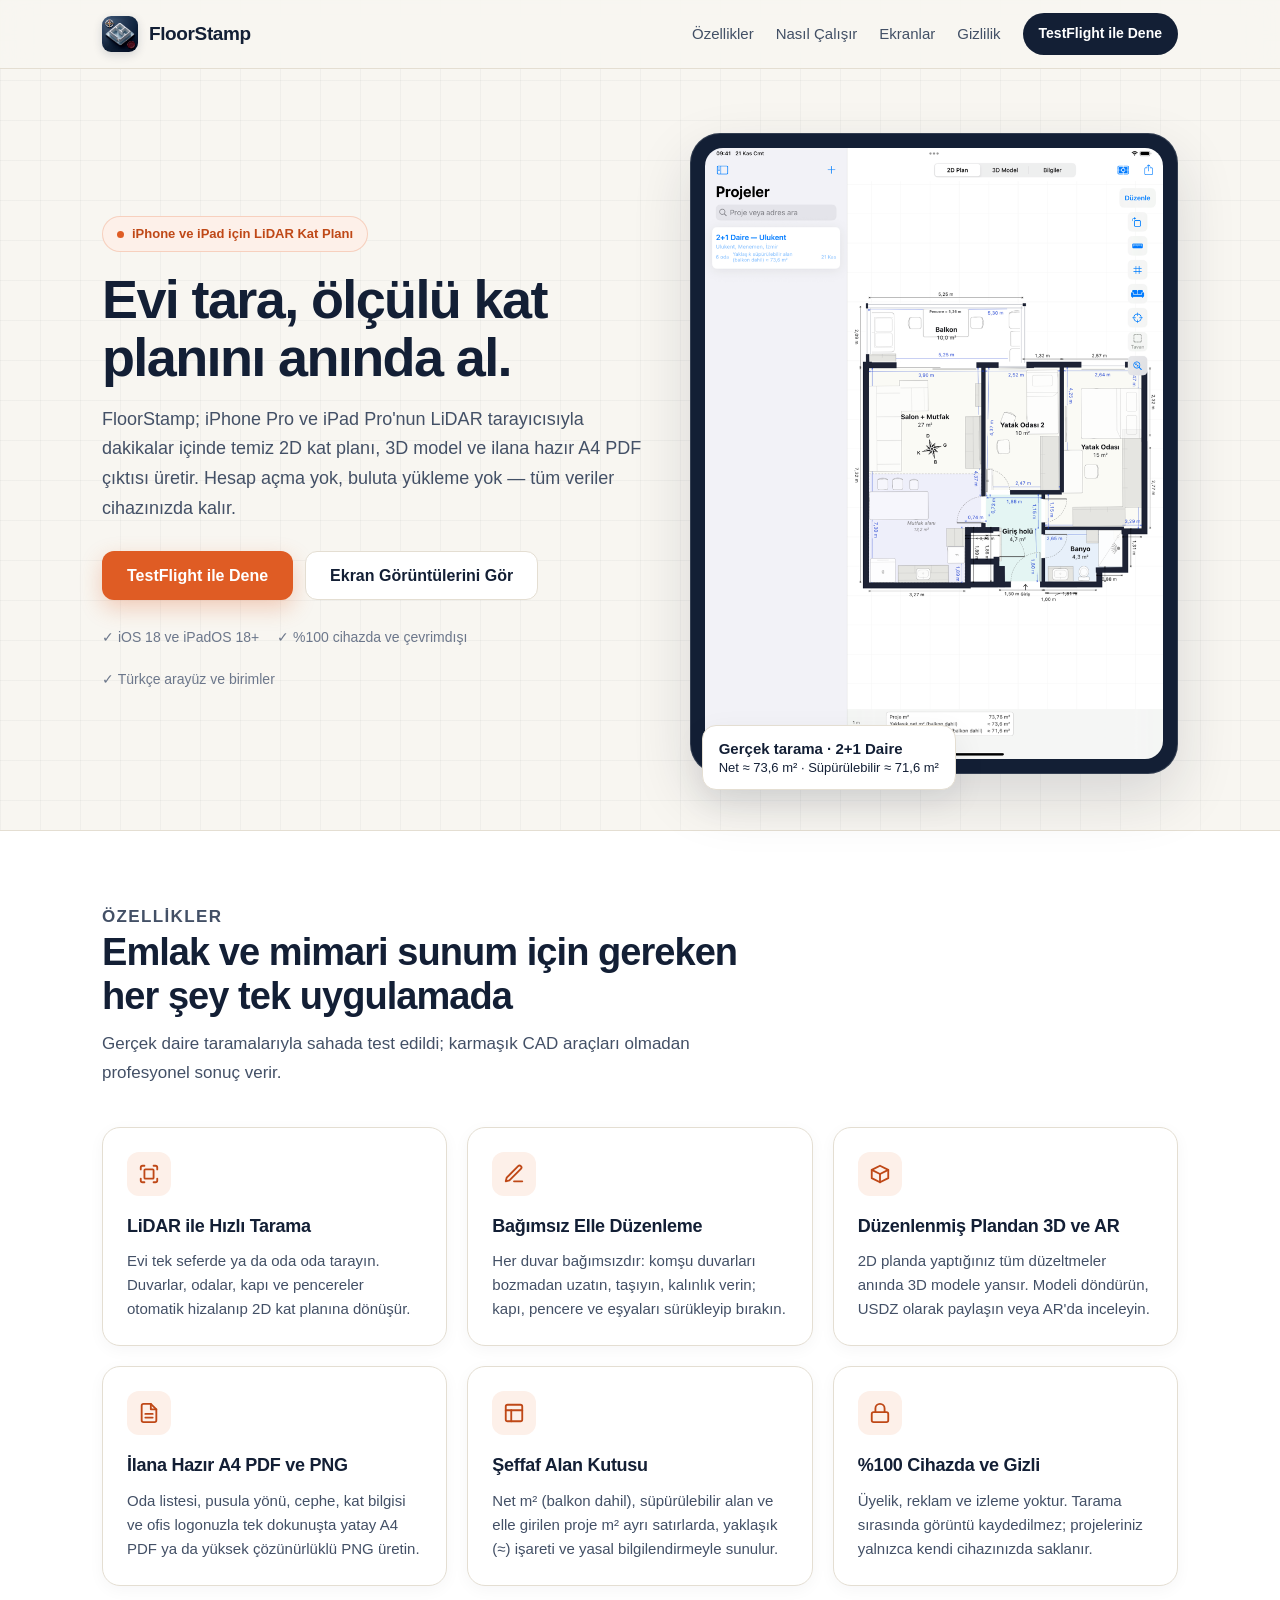
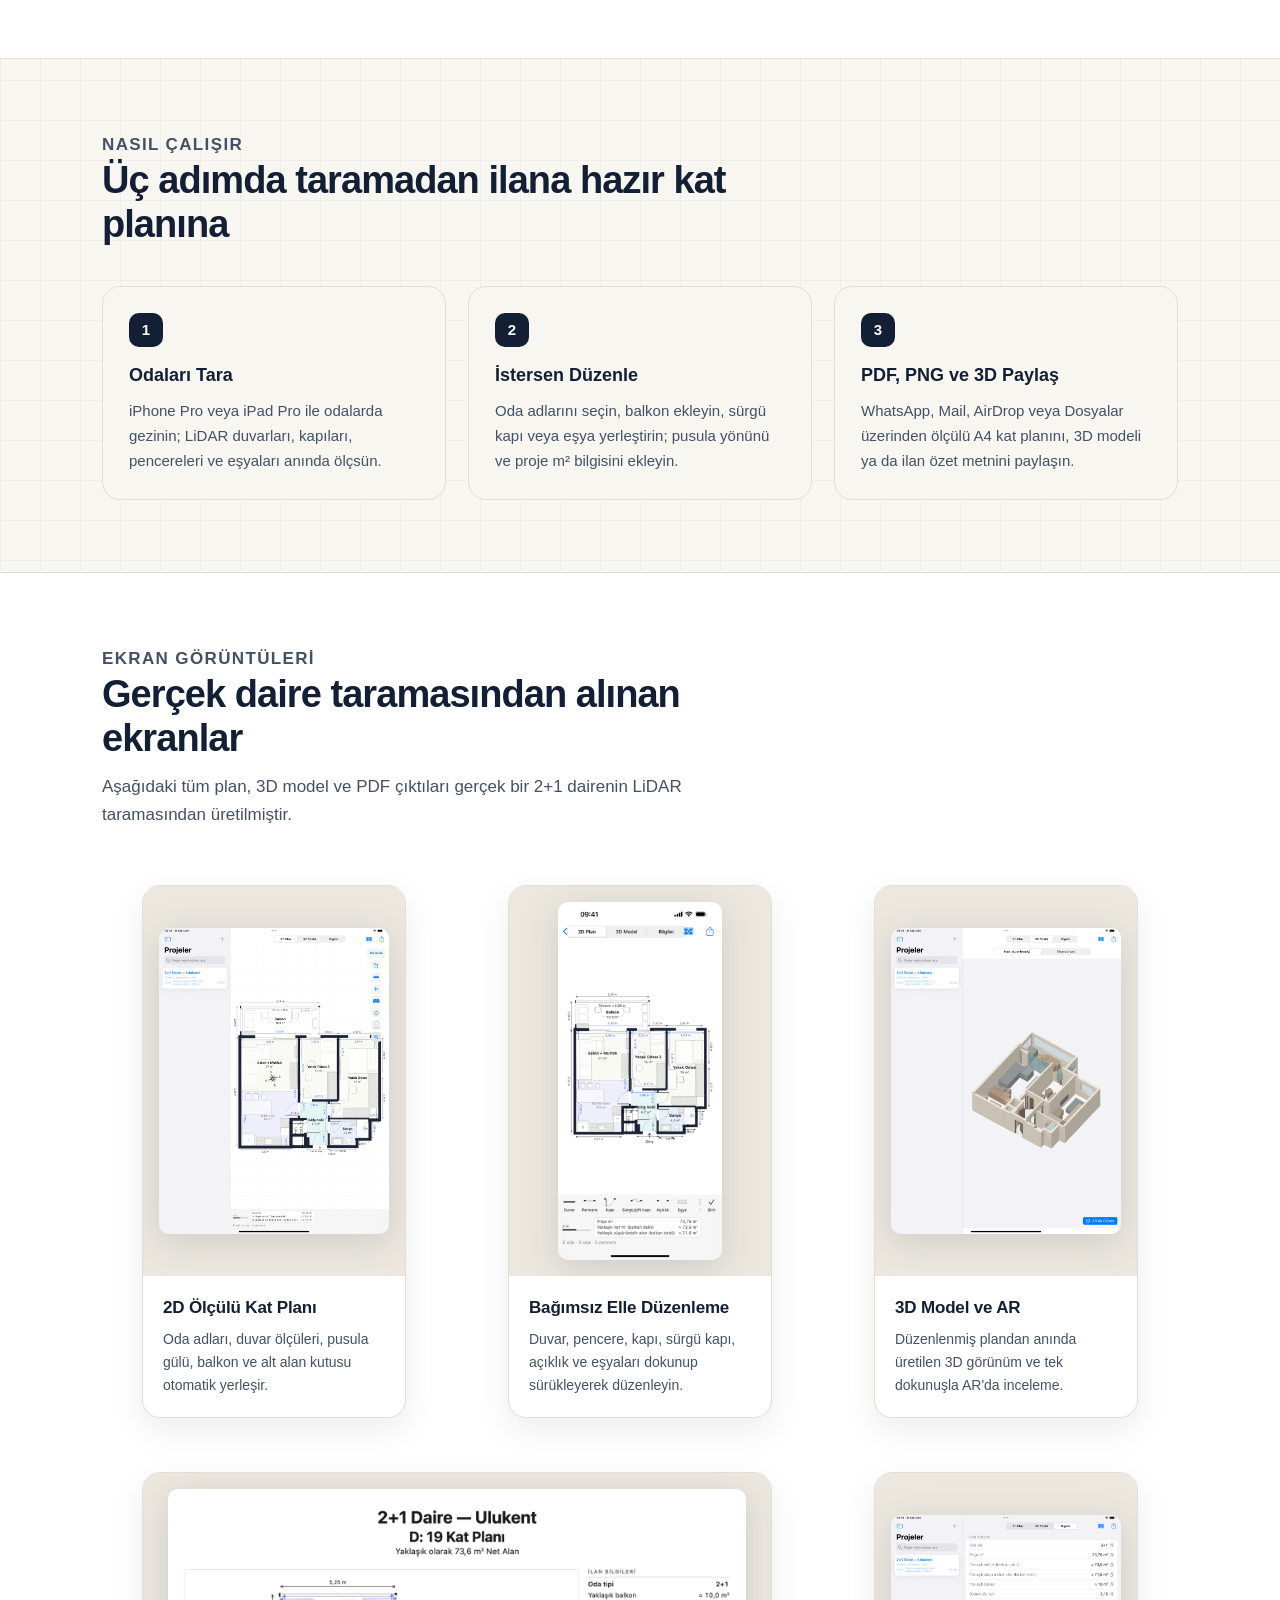
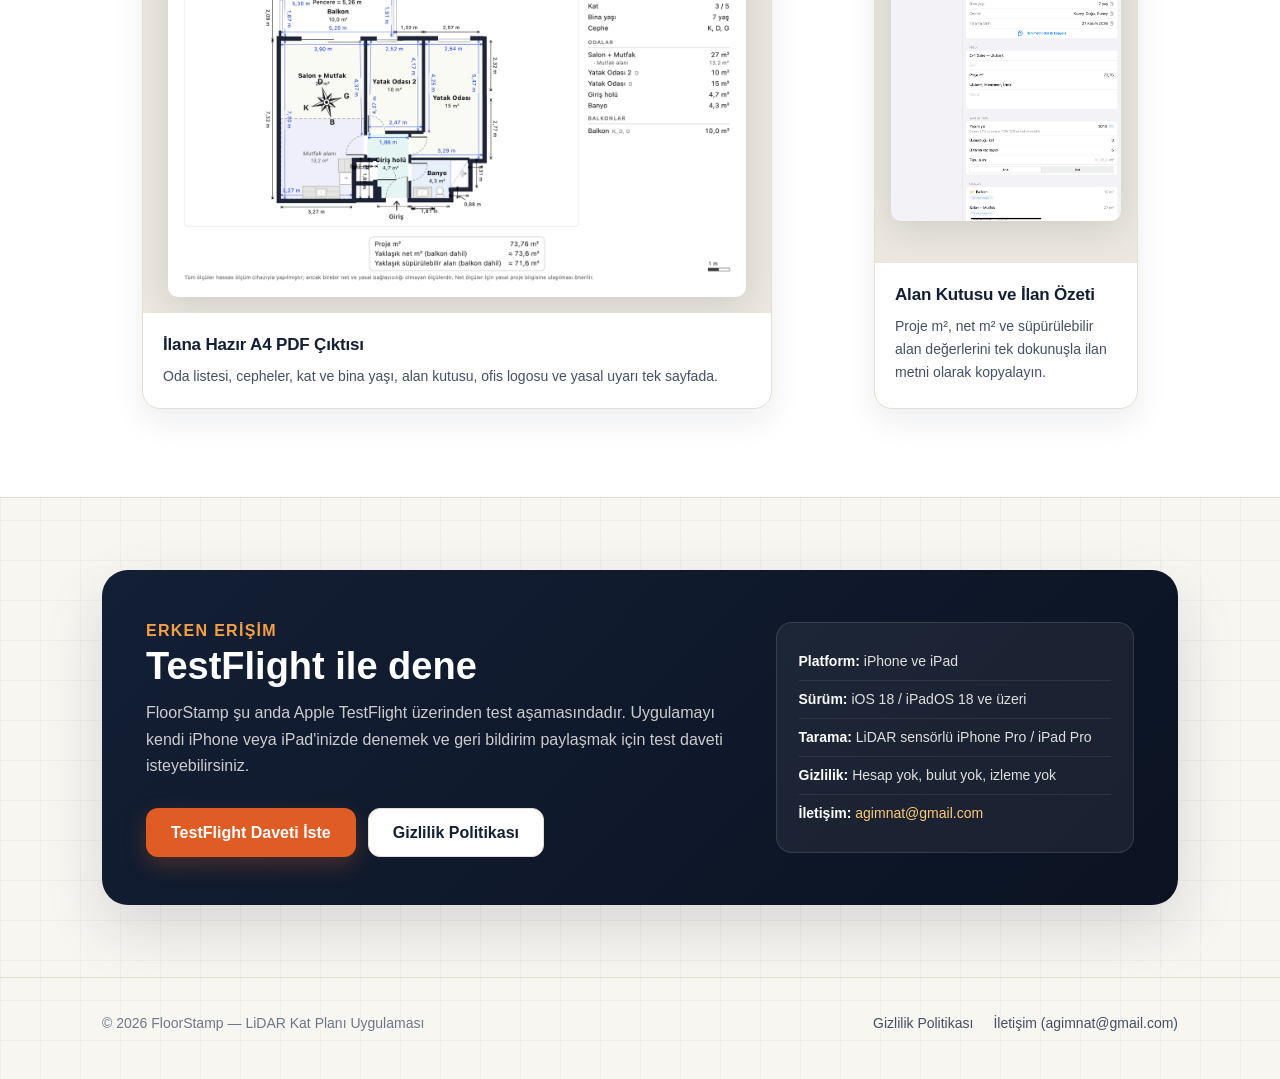
<file: index.html>
<!doctype html>
<html lang="tr">
<head>
  <meta charset="utf-8">
  <meta name="viewport" content="width=device-width,initial-scale=1">
  <title>FloorStamp — LiDAR ile Ölçülü Kat Planı, PDF ve 3D Model</title>
  <meta name="description" content="iPhone ve iPad'in LiDAR tarayıcısıyla dakikalar içinde ölçülü 2D kat planı, 3D model ve ilana hazır PDF çıkaran Türkçe uygulama. Hesap yok, bulut yok.">
  <link rel="icon" type="image/png" href="gorseller/ikon.png">
  <link rel="apple-touch-icon" href="gorseller/ikon.png">
  <link rel="stylesheet" href="stil.css">
</head>
<body>
  <header class="topbar">
    <div class="wrap topbar-inner">
      <a class="brand" href="#">
        <img class="brand-mark" src="gorseller/ikon.png" width="36" height="36" alt="FloorStamp simgesi">
        <span>FloorStamp</span>
      </a>
      <nav class="nav" aria-label="Ana menü">
        <a href="#ozellikler">Özellikler</a>
        <a href="#nasil">Nasıl Çalışır</a>
        <a href="#ekranlar">Ekranlar</a>
        <a href="gizlilik.html">Gizlilik</a>
        <a href="#testflight" class="nav-cta">TestFlight ile Dene</a>
      </nav>
    </div>
  </header>

  <main>
    <!-- Hero -->
    <section class="hero">
      <div class="wrap hero-grid">
        <div>
          <div class="pill">
            <span class="pill-dot" aria-hidden="true"></span>
            iPhone ve iPad için LiDAR Kat Planı
          </div>
          <h1>Evi tara, ölçülü kat planını anında al.</h1>
          <p class="hero-lead">
            FloorStamp; iPhone Pro ve iPad Pro'nun LiDAR tarayıcısıyla dakikalar içinde temiz 2D kat planı, 3D model ve ilana hazır A4 PDF çıktısı üretir. Hesap açma yok, buluta yükleme yok — tüm veriler cihazınızda kalır.
          </p>
          <div class="btn-row">
            <a class="btn btn-primary" href="#testflight">TestFlight ile Dene</a>
            <a class="btn btn-secondary" href="#ekranlar">Ekran Görüntülerini Gör</a>
          </div>
          <div class="hero-meta">
            <span>✓ iOS 18 ve iPadOS 18+</span>
            <span>✓ %100 cihazda ve çevrimdışı</span>
            <span>✓ Türkçe arayüz ve birimler</span>
          </div>
        </div>

        <div class="hero-visual">
          <div class="hero-frame">
            <img src="gorseller/ekran-plan.png" alt="FloorStamp 2D kat planı ekran görüntüsü">
          </div>
          <div class="hero-badge">
            <strong>Gerçek tarama · 2+1 Daire</strong>
            Net ≈ 73,6 m² · Süpürülebilir ≈ 71,6 m²
          </div>
        </div>
      </div>
    </section>

    <!-- Özellikler -->
    <section id="ozellikler" class="band band-white">
      <div class="wrap">
        <div class="section-head">
          <p class="eyebrow">Özellikler</p>
          <h2>Emlak ve mimari sunum için gereken her şey tek uygulamada</h2>
          <p>Gerçek daire taramalarıyla sahada test edildi; karmaşık CAD araçları olmadan profesyonel sonuç verir.</p>
        </div>

        <div class="features">
          <article class="card">
            <div class="card-icon" aria-hidden="true">
              <svg width="22" height="22" viewBox="0 0 24 24" fill="none" stroke="currentColor" stroke-width="2" stroke-linecap="round" stroke-linejoin="round"><path d="M3 7V5a2 2 0 0 1 2-2h2"/><path d="M17 3h2a2 2 0 0 1 2 2v2"/><path d="M21 17v2a2 2 0 0 1-2 2h-2"/><path d="M7 21H5a2 2 0 0 1-2-2v-2"/><rect x="7" y="7" width="10" height="10" rx="1"/></svg>
            </div>
            <h3>LiDAR ile Hızlı Tarama</h3>
            <p>Evi tek seferde ya da oda oda tarayın. Duvarlar, odalar, kapı ve pencereler otomatik hizalanıp 2D kat planına dönüşür.</p>
          </article>

          <article class="card">
            <div class="card-icon" aria-hidden="true">
              <svg width="22" height="22" viewBox="0 0 24 24" fill="none" stroke="currentColor" stroke-width="2" stroke-linecap="round" stroke-linejoin="round"><path d="M12 20h9"/><path d="M16.5 3.5a2.1 2.1 0 0 1 3 3L7 19l-4 1 1-4Z"/></svg>
            </div>
            <h3>Bağımsız Elle Düzenleme</h3>
            <p>Her duvar bağımsızdır: komşu duvarları bozmadan uzatın, taşıyın, kalınlık verin; kapı, pencere ve eşyaları sürükleyip bırakın.</p>
          </article>

          <article class="card">
            <div class="card-icon" aria-hidden="true">
              <svg width="22" height="22" viewBox="0 0 24 24" fill="none" stroke="currentColor" stroke-width="2" stroke-linecap="round" stroke-linejoin="round"><path d="m12 3 9 4.5v9L12 21l-9-4.5v-9L12 3Z"/><path d="m12 12 9-4.5"/><path d="M12 12v9"/><path d="M12 12 3 7.5"/></svg>
            </div>
            <h3>Düzenlenmiş Plandan 3D ve AR</h3>
            <p>2D planda yaptığınız tüm düzeltmeler anında 3D modele yansır. Modeli döndürün, USDZ olarak paylaşın veya AR'da inceleyin.</p>
          </article>

          <article class="card">
            <div class="card-icon" aria-hidden="true">
              <svg width="22" height="22" viewBox="0 0 24 24" fill="none" stroke="currentColor" stroke-width="2" stroke-linecap="round" stroke-linejoin="round"><path d="M14 2H6a2 2 0 0 0-2 2v16a2 2 0 0 0 2 2h12a2 2 0 0 0 2-2V8Z"/><path d="M14 2v6h6"/><path d="M16 13H8"/><path d="M16 17H8"/></svg>
            </div>
            <h3>İlana Hazır A4 PDF ve PNG</h3>
            <p>Oda listesi, pusula yönü, cephe, kat bilgisi ve ofis logonuzla tek dokunuşta yatay A4 PDF ya da yüksek çözünürlüklü PNG üretin.</p>
          </article>

          <article class="card">
            <div class="card-icon" aria-hidden="true">
              <svg width="22" height="22" viewBox="0 0 24 24" fill="none" stroke="currentColor" stroke-width="2" stroke-linecap="round" stroke-linejoin="round"><rect x="3" y="3" width="18" height="18" rx="2"/><path d="M3 9h18"/><path d="M9 21V9"/></svg>
            </div>
            <h3>Şeffaf Alan Kutusu</h3>
            <p>Net m² (balkon dahil), süpürülebilir alan ve elle girilen proje m² ayrı satırlarda, yaklaşık (≈) işareti ve yasal bilgilendirmeyle sunulur.</p>
          </article>

          <article class="card">
            <div class="card-icon" aria-hidden="true">
              <svg width="22" height="22" viewBox="0 0 24 24" fill="none" stroke="currentColor" stroke-width="2" stroke-linecap="round" stroke-linejoin="round"><rect x="3" y="11" width="18" height="11" rx="2"/><path d="M7 11V7a5 5 0 0 1 10 0v4"/></svg>
            </div>
            <h3>%100 Cihazda ve Gizli</h3>
            <p>Üyelik, reklam ve izleme yoktur. Tarama sırasında görüntü kaydedilmez; projeleriniz yalnızca kendi cihazınızda saklanır.</p>
          </article>
        </div>
      </div>
    </section>

    <!-- Nasıl çalışır -->
    <section id="nasil" class="band">
      <div class="wrap">
        <div class="section-head">
          <p class="eyebrow">Nasıl Çalışır</p>
          <h2>Üç adımda taramadan ilana hazır kat planına</h2>
        </div>

        <div class="steps">
          <div class="step">
            <div class="step-num">1</div>
            <h3>Odaları Tara</h3>
            <p>iPhone Pro veya iPad Pro ile odalarda gezinin; LiDAR duvarları, kapıları, pencereleri ve eşyaları anında ölçsün.</p>
          </div>
          <div class="step">
            <div class="step-num">2</div>
            <h3>İstersen Düzenle</h3>
            <p>Oda adlarını seçin, balkon ekleyin, sürgü kapı veya eşya yerleştirin; pusula yönünü ve proje m² bilgisini ekleyin.</p>
          </div>
          <div class="step">
            <div class="step-num">3</div>
            <h3>PDF, PNG ve 3D Paylaş</h3>
            <p>WhatsApp, Mail, AirDrop veya Dosyalar üzerinden ölçülü A4 kat planını, 3D modeli ya da ilan özet metnini paylaşın.</p>
          </div>
        </div>
      </div>
    </section>

    <!-- Ekran görüntüleri -->
    <section id="ekranlar" class="band band-white">
      <div class="wrap">
        <div class="section-head">
          <p class="eyebrow">Ekran Görüntüleri</p>
          <h2>Gerçek daire taramasından alınan ekranlar</h2>
          <p>Aşağıdaki tüm plan, 3D model ve PDF çıktıları gerçek bir 2+1 dairenin LiDAR taramasından üretilmiştir.</p>
        </div>

        <div class="gallery">
          <figure class="shot-card">
            <div class="shot-img-wrap">
              <img src="gorseller/ekran-plan.png" alt="Ölçülü 2D kat planı ekranı">
            </div>
            <figcaption class="shot-body">
              <h3>2D Ölçülü Kat Planı</h3>
              <p>Oda adları, duvar ölçüleri, pusula gülü, balkon ve alt alan kutusu otomatik yerleşir.</p>
            </figcaption>
          </figure>

          <figure class="shot-card">
            <div class="shot-img-wrap">
              <img src="gorseller/ekran-duzenleme.png" alt="Elle plan düzenleme ekranı">
            </div>
            <figcaption class="shot-body">
              <h3>Bağımsız Elle Düzenleme</h3>
              <p>Duvar, pencere, kapı, sürgü kapı, açıklık ve eşyaları dokunup sürükleyerek düzenleyin.</p>
            </figcaption>
          </figure>

          <figure class="shot-card">
            <div class="shot-img-wrap">
              <img src="gorseller/ekran-3d.png" alt="Düzenlenmiş plandan 3D model ekranı">
            </div>
            <figcaption class="shot-body">
              <h3>3D Model ve AR</h3>
              <p>Düzenlenmiş plandan anında üretilen 3D görünüm ve tek dokunuşla AR'da inceleme.</p>
            </figcaption>
          </figure>

          <figure class="shot-card wide">
            <div class="shot-img-wrap">
              <img src="gorseller/ekran-pdf.png" alt="İlana hazır A4 PDF kat planı çıktısı">
            </div>
            <figcaption class="shot-body">
              <h3>İlana Hazır A4 PDF Çıktısı</h3>
              <p>Oda listesi, cepheler, kat ve bina yaşı, alan kutusu, ofis logosu ve yasal uyarı tek sayfada.</p>
            </figcaption>
          </figure>

          <figure class="shot-card">
            <div class="shot-img-wrap">
              <img src="gorseller/ekran-alan.png" alt="Alan kutusu ve ilan bilgileri ekranı">
            </div>
            <figcaption class="shot-body">
              <h3>Alan Kutusu ve İlan Özeti</h3>
              <p>Proje m², net m² ve süpürülebilir alan değerlerini tek dokunuşla ilan metni olarak kopyalayın.</p>
            </figcaption>
          </figure>
        </div>
      </div>
    </section>

    <!-- TestFlight -->
    <section id="testflight" class="band">
      <div class="wrap">
        <div class="tf-box">
          <div>
            <p class="eyebrow">Erken Erişim</p>
            <h2>TestFlight ile dene</h2>
            <p>
              FloorStamp şu anda Apple TestFlight üzerinden test aşamasındadır. Uygulamayı kendi iPhone veya iPad'inizde denemek ve geri bildirim paylaşmak için test daveti isteyebilirsiniz.
            </p>
            <div class="btn-row">
              <a class="btn btn-primary" href="mailto:agimnat@gmail.com?subject=FloorStamp%20TestFlight%20Daveti&body=Merhaba%2C%0A%0AFloorStamp%20TestFlight%20s%C3%BCr%C3%BCm%C3%BCn%C3%BC%20denemek%20istiyorum.%0ACihaz%C4%B1m%3A%20">TestFlight Daveti İste</a>
              <a class="btn btn-secondary" href="gizlilik.html">Gizlilik Politikası</a>
            </div>
          </div>

          <ul class="tf-specs" aria-label="Sistem gereksinimleri">
            <li><strong>Platform:</strong> iPhone ve iPad</li>
            <li><strong>Sürüm:</strong> iOS 18 / iPadOS 18 ve üzeri</li>
            <li><strong>Tarama:</strong> LiDAR sensörlü iPhone Pro / iPad Pro</li>
            <li><strong>Gizlilik:</strong> Hesap yok, bulut yok, izleme yok</li>
            <li><strong>İletişim:</strong> <a href="mailto:agimnat@gmail.com" style="color:#ffc875">agimnat@gmail.com</a></li>
          </ul>
        </div>
      </div>
    </section>
  </main>

  <footer>
    <div class="wrap footer-inner">
      <span>© 2026 FloorStamp — LiDAR Kat Planı Uygulaması</span>
      <div class="footer-links">
        <a href="gizlilik.html">Gizlilik Politikası</a>
        <a href="mailto:agimnat@gmail.com">İletişim (agimnat@gmail.com)</a>
      </div>
    </div>
  </footer>
</body>
</html>
</file>
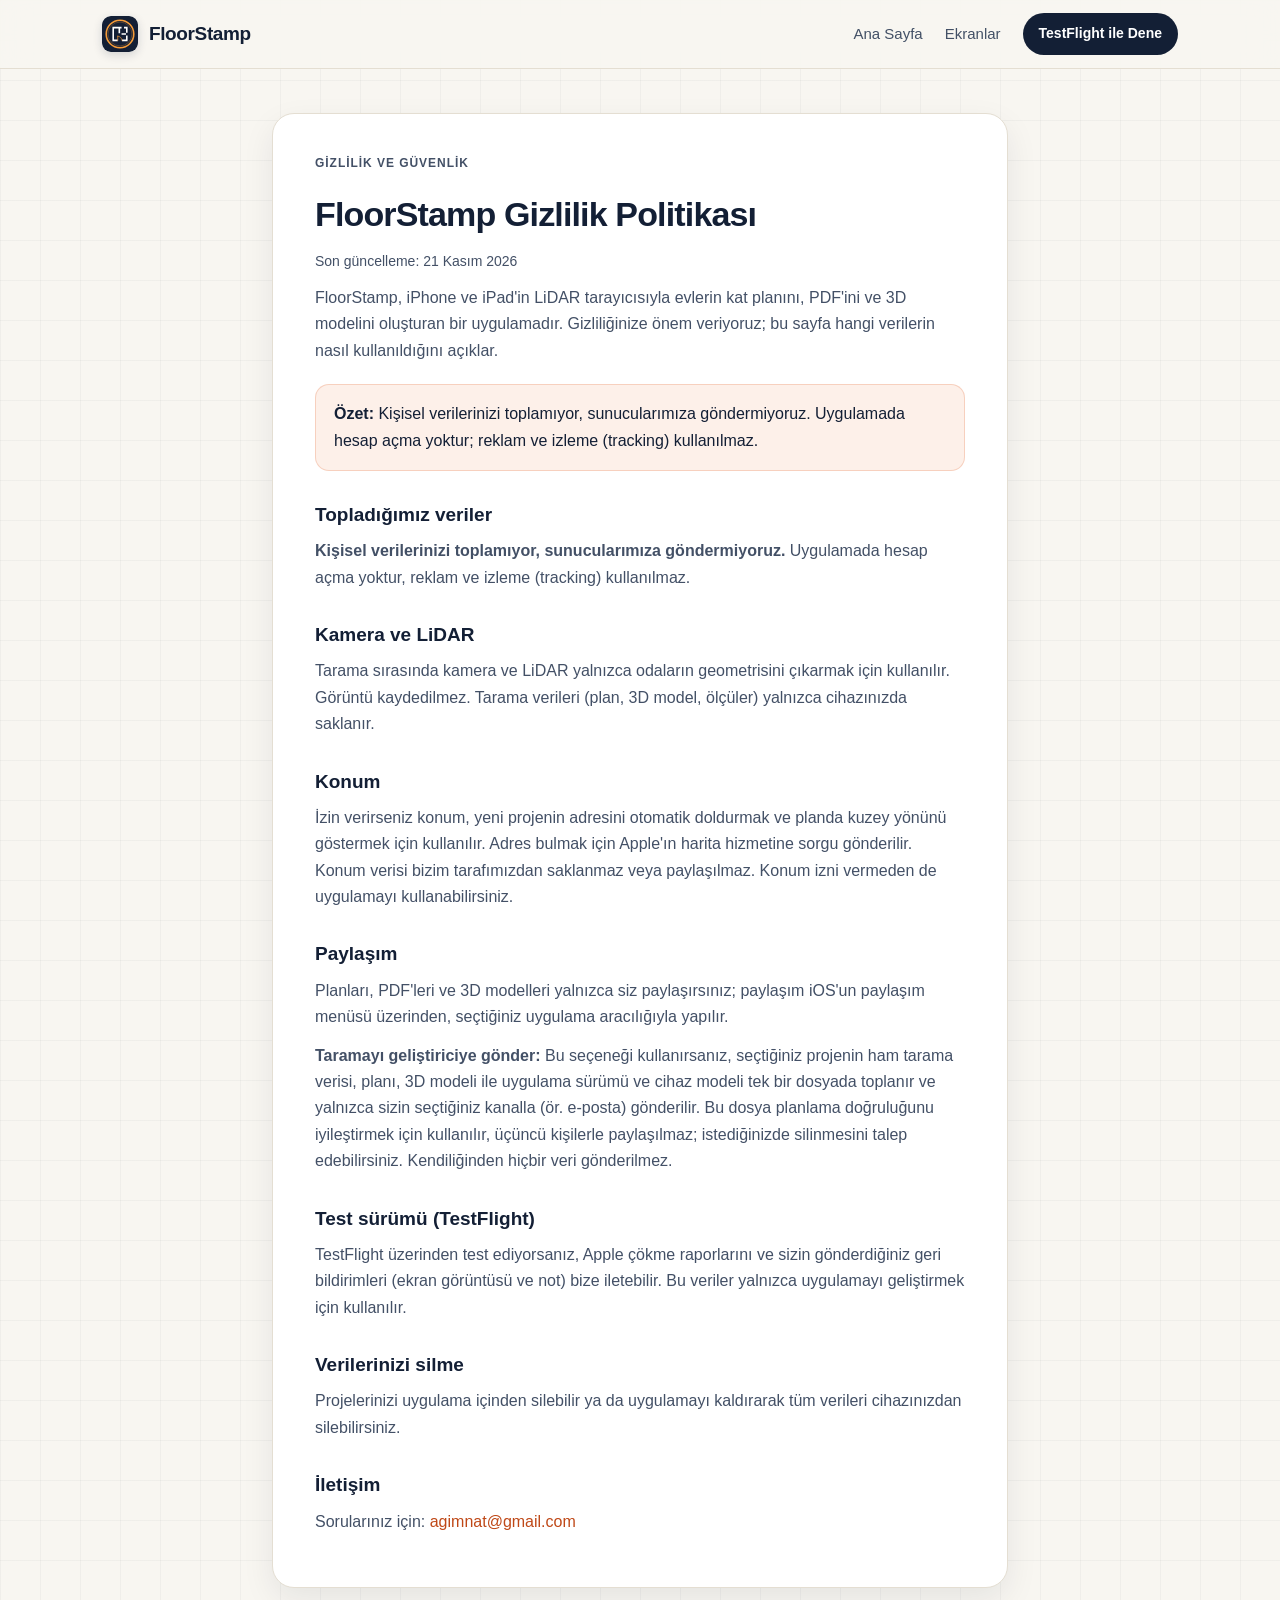
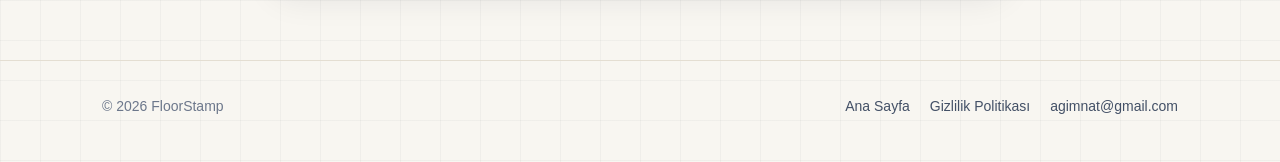
<file: gizlilik.html>
<!doctype html>
<html lang="tr">
<head>
  <meta charset="utf-8">
  <meta name="viewport" content="width=device-width,initial-scale=1">
  <title>FloorStamp — Gizlilik Politikası</title>
  <meta name="description" content="FloorStamp gizlilik politikası: kişisel veriler toplanmaz, taramalar yalnızca cihazınızda saklanır.">
  <link rel="stylesheet" href="stil.css">
</head>
<body>
  <header class="topbar">
    <div class="wrap topbar-inner">
      <a class="brand" href="index.html">
        <svg class="brand-mark" viewBox="0 0 1024 1024" aria-hidden="true">
          <rect width="1024" height="1024" rx="220" fill="#131f35"/>
          <circle cx="512" cy="512" r="392" fill="none" stroke="#f59b38" stroke-width="46"/>
          <circle cx="512" cy="512" r="340" fill="none" stroke="#f59b38" stroke-width="10" opacity="0.8"/>
          <path fill="#ffffff" d="M 296 308 H 556 V 354 H 516 V 492 H 470 V 354 H 342 V 670 H 448 V 716 H 296 Z M 626 308 H 728 V 478 H 682 V 354 H 626 Z M 682 556 H 728 V 716 H 568 V 670 H 682 Z M 556 492 H 682 V 536 H 556 Z"/>
          <path d="M 448 693 L 448 573" stroke="#f59b38" stroke-width="20" stroke-linecap="round"/>
          <path d="M 448 573 A 120 120 0 0 1 568 693" fill="none" stroke="#f59b38" stroke-width="18" stroke-linecap="round"/>
        </svg>
        <span>FloorStamp</span>
      </a>
      <nav class="nav" aria-label="Ana menü">
        <a href="index.html">Ana Sayfa</a>
        <a href="index.html#ekranlar">Ekranlar</a>
        <a href="index.html#testflight" class="nav-cta">TestFlight ile Dene</a>
      </nav>
    </div>
  </header>

  <main class="doc-wrap">
    <article class="doc-card">
      <p class="eyebrow">Gizlilik ve Güvenlik</p>
      <h1>FloorStamp Gizlilik Politikası</h1>
      <p class="doc-date">Son güncelleme: 21 Kasım 2026</p>

      <p>FloorStamp, iPhone ve iPad'in LiDAR tarayıcısıyla evlerin kat planını, PDF'ini ve 3D modelini oluşturan bir uygulamadır. Gizliliğinize önem veriyoruz; bu sayfa hangi verilerin nasıl kullanıldığını açıklar.</p>

      <div class="doc-highlight">
        <strong>Özet:</strong> Kişisel verilerinizi toplamıyor, sunucularımıza göndermiyoruz. Uygulamada hesap açma yoktur; reklam ve izleme (tracking) kullanılmaz.
      </div>

      <h2>Topladığımız veriler</h2>
      <p><strong>Kişisel verilerinizi toplamıyor, sunucularımıza göndermiyoruz.</strong> Uygulamada hesap açma yoktur, reklam ve izleme (tracking) kullanılmaz.</p>

      <h2>Kamera ve LiDAR</h2>
      <p>Tarama sırasında kamera ve LiDAR yalnızca odaların geometrisini çıkarmak için kullanılır. Görüntü kaydedilmez. Tarama verileri (plan, 3D model, ölçüler) yalnızca cihazınızda saklanır.</p>

      <h2>Konum</h2>
      <p>İzin verirseniz konum, yeni projenin adresini otomatik doldurmak ve planda kuzey yönünü göstermek için kullanılır. Adres bulmak için Apple'ın harita hizmetine sorgu gönderilir. Konum verisi bizim tarafımızdan saklanmaz veya paylaşılmaz. Konum izni vermeden de uygulamayı kullanabilirsiniz.</p>

      <h2>Paylaşım</h2>
      <p>Planları, PDF'leri ve 3D modelleri yalnızca siz paylaşırsınız; paylaşım iOS'un paylaşım menüsü üzerinden, seçtiğiniz uygulama aracılığıyla yapılır.</p>
      <p><strong>Taramayı geliştiriciye gönder:</strong> Bu seçeneği kullanırsanız, seçtiğiniz projenin ham tarama verisi, planı, 3D modeli ile uygulama sürümü ve cihaz modeli tek bir dosyada toplanır ve yalnızca sizin seçtiğiniz kanalla (ör. e-posta) gönderilir. Bu dosya planlama doğruluğunu iyileştirmek için kullanılır, üçüncü kişilerle paylaşılmaz; istediğinizde silinmesini talep edebilirsiniz. Kendiliğinden hiçbir veri gönderilmez.</p>

      <h2>Test sürümü (TestFlight)</h2>
      <p>TestFlight üzerinden test ediyorsanız, Apple çökme raporlarını ve sizin gönderdiğiniz geri bildirimleri (ekran görüntüsü ve not) bize iletebilir. Bu veriler yalnızca uygulamayı geliştirmek için kullanılır.</p>

      <h2>Verilerinizi silme</h2>
      <p>Projelerinizi uygulama içinden silebilir ya da uygulamayı kaldırarak tüm verileri cihazınızdan silebilirsiniz.</p>

      <h2>İletişim</h2>
      <p>Sorularınız için: <a href="mailto:agimnat@gmail.com">agimnat@gmail.com</a></p>
    </article>
  </main>

  <footer>
    <div class="wrap footer-inner">
      <span>© 2026 FloorStamp</span>
      <div class="footer-links">
        <a href="index.html">Ana Sayfa</a>
        <a href="gizlilik.html">Gizlilik Politikası</a>
        <a href="mailto:agimnat@gmail.com">agimnat@gmail.com</a>
      </div>
    </div>
  </footer>
</body>
</html>
</file>
<file: stil.css>
/* FloorStamp — Statik, dış bağımlılıksız mimari tanıtım sitesi stilleri */
:root {
  --bg: #f8f6f1;
  --surface: #ffffff;
  --surface-alt: #f1ede4;
  --ink: #131f35;
  --ink-soft: #435066;
  --ink-muted: #6c778b;
  --accent: #df5c24;
  --accent-dark: #bf4817;
  --accent-soft: #fdf0e9;
  --navy: #131f35;
  --navy-deep: #0b1322;
  --gold: #f5a044;
  --line: #e4ded2;
  --radius: 18px;
  --radius-sm: 12px;
  --shadow: 0 12px 32px rgba(19, 31, 53, 0.08);
  --shadow-lg: 0 24px 60px rgba(19, 31, 53, 0.14);
  --max: 1120px;
}

*, *::before, *::after { box-sizing: border-box; }

html {
  scroll-behavior: smooth;
  -webkit-text-size-adjust: 100%;
}

body {
  margin: 0;
  font: 16px/1.65 -apple-system, BlinkMacSystemFont, "SF Pro Text", "Segoe UI", Roboto, Helvetica, Arial, sans-serif;
  color: var(--ink);
  background: var(--bg);
  background-image:
    linear-gradient(to right, rgba(19, 31, 53, 0.035) 1px, transparent 1px),
    linear-gradient(to bottom, rgba(19, 31, 53, 0.035) 1px, transparent 1px);
  background-size: 40px 40px;
}

img { max-width: 100%; height: auto; display: block; }
a { color: var(--accent-dark); text-decoration: none; }
a:hover { text-decoration: underline; }

.wrap {
  max-width: var(--max);
  margin: 0 auto;
  padding: 0 22px;
}

/* Üst çubuk */
.topbar {
  position: sticky;
  top: 0;
  z-index: 40;
  background: rgba(248, 246, 241, 0.88);
  backdrop-filter: blur(14px);
  -webkit-backdrop-filter: blur(14px);
  border-bottom: 1px solid var(--line);
}

.topbar-inner {
  display: flex;
  align-items: center;
  justify-content: space-between;
  gap: 16px;
  height: 68px;
}

.brand {
  display: inline-flex;
  align-items: center;
  gap: 11px;
  color: var(--ink);
  font-weight: 700;
  font-size: 19px;
  letter-spacing: -0.02em;
}
.brand:hover { text-decoration: none; }

.brand-mark {
  width: 36px;
  height: 36px;
  border-radius: 9px;
  box-shadow: 0 3px 10px rgba(19, 31, 53, 0.16);
  flex-shrink: 0;
}

.nav {
  display: flex;
  align-items: center;
  gap: 22px;
  font-size: 15px;
  font-weight: 500;
}

.nav a {
  color: var(--ink-soft);
  transition: color 0.15s ease;
}
.nav a:hover {
  color: var(--ink);
  text-decoration: none;
}

.nav-cta {
  padding: 9px 16px;
  border-radius: 999px;
  background: var(--navy);
  color: #fff !important;
  font-weight: 600;
  font-size: 14px;
}
.nav-cta:hover { background: var(--accent); }

/* Düğmeler */
.btn-row {
  display: flex;
  flex-wrap: wrap;
  gap: 12px;
  margin-top: 28px;
}

.btn {
  display: inline-flex;
  align-items: center;
  justify-content: center;
  gap: 8px;
  padding: 14px 24px;
  border-radius: 12px;
  font-weight: 600;
  font-size: 16px;
  line-height: 1.2;
  border: 1px solid transparent;
  transition: transform 0.14s ease, background 0.15s ease, box-shadow 0.15s ease;
}
.btn:hover { text-decoration: none; transform: translateY(-1px); }

.btn-primary {
  background: var(--accent);
  color: #fff;
  box-shadow: 0 8px 22px rgba(223, 92, 36, 0.28);
}
.btn-primary:hover { background: var(--accent-dark); }

.btn-secondary {
  background: var(--surface);
  color: var(--ink);
  border-color: var(--line);
}
.btn-secondary:hover { background: var(--surface-alt); }

/* Hero */
.hero {
  padding: 64px 0 56px;
}

.hero-grid {
  display: grid;
  grid-template-columns: 1.05fr 0.95fr;
  gap: 48px;
  align-items: center;
}

.pill {
  display: inline-flex;
  align-items: center;
  gap: 8px;
  padding: 6px 14px;
  border-radius: 999px;
  background: var(--accent-soft);
  color: var(--accent-dark);
  font-size: 13px;
  font-weight: 600;
  border: 1px solid rgba(223, 92, 36, 0.22);
  margin-bottom: 18px;
}

.pill-dot {
  width: 7px;
  height: 7px;
  border-radius: 50%;
  background: var(--accent);
}

.hero h1 {
  margin: 0 0 18px;
  font-size: clamp(34px, 5vw, 54px);
  line-height: 1.08;
  letter-spacing: -0.03em;
  color: var(--ink);
}

.hero-lead {
  margin: 0;
  font-size: 18px;
  line-height: 1.65;
  color: var(--ink-soft);
  max-width: 540px;
}

.hero-meta {
  display: flex;
  flex-wrap: wrap;
  gap: 18px;
  margin-top: 26px;
  font-size: 14px;
  color: var(--ink-muted);
}
.hero-meta span {
  display: inline-flex;
  align-items: center;
  gap: 6px;
}

.hero-visual {
  position: relative;
  display: flex;
  justify-content: center;
  align-items: center;
}

.hero-frame {
  background: var(--navy);
  padding: 14px;
  border-radius: 30px;
  box-shadow: var(--shadow-lg);
  border: 1px solid rgba(255, 255, 255, 0.14);
  max-width: 490px;
  width: 100%;
}

.hero-frame img {
  border-radius: 18px;
  width: 100%;
}

.hero-badge {
  position: absolute;
  bottom: -16px;
  left: 12px;
  background: var(--surface);
  border: 1px solid var(--line);
  border-radius: 14px;
  padding: 12px 16px;
  box-shadow: var(--shadow);
  font-size: 13px;
  line-height: 1.4;
}
.hero-badge strong {
  display: block;
  font-size: 15px;
  color: var(--ink);
}

/* Bölümler */
section.band {
  padding: 72px 0;
}

.band-white {
  background: var(--surface);
  border-top: 1px solid var(--line);
  border-bottom: 1px solid var(--line);
}

.section-head {
  max-width: 660px;
  margin-bottom: 40px;
}

.eyebrow {
  text-transform: uppercase;
  letter-spacing: 0.08em;
  font-size: 12px;
  font-weight: 700;
  color: var(--accent-dark);
  margin: 0 0 8px;
}

.section-head h2 {
  margin: 0 0 12px;
  font-size: clamp(26px, 3.6vw, 38px);
  line-height: 1.15;
  letter-spacing: -0.025em;
}

.section-head p {
  margin: 0;
  color: var(--ink-soft);
  font-size: 17px;
}

/* Özellik kartları */
.features {
  display: grid;
  grid-template-columns: repeat(3, minmax(0, 1fr));
  gap: 20px;
}

.card {
  background: var(--surface);
  border: 1px solid var(--line);
  border-radius: var(--radius);
  padding: 24px;
  box-shadow: 0 4px 16px rgba(19, 31, 53, 0.04);
}

.card-icon {
  width: 44px;
  height: 44px;
  border-radius: 12px;
  background: var(--accent-soft);
  color: var(--accent-dark);
  display: grid;
  place-items: center;
  margin-bottom: 16px;
}

.card h3 {
  margin: 0 0 8px;
  font-size: 18px;
  letter-spacing: -0.015em;
}

.card p {
  margin: 0;
  color: var(--ink-soft);
  font-size: 15px;
  line-height: 1.6;
}

/* 3 Adım */
.steps {
  display: grid;
  grid-template-columns: repeat(3, minmax(0, 1fr));
  gap: 22px;
}

.step {
  background: var(--bg);
  border: 1px solid var(--line);
  border-radius: var(--radius);
  padding: 26px;
}

.step-num {
  display: inline-grid;
  place-items: center;
  width: 34px;
  height: 34px;
  border-radius: 10px;
  background: var(--navy);
  color: #fff;
  font-weight: 700;
  font-size: 15px;
  margin-bottom: 14px;
}

.step h3 { margin: 0 0 8px; font-size: 18px; }
.step p { margin: 0; color: var(--ink-soft); font-size: 15px; }

/* Ekran görüntüleri galerisi */
.gallery {
  display: grid;
  grid-template-columns: repeat(3, minmax(0, 1fr));
  gap: 22px;
}

.shot-card {
  background: var(--surface);
  border: 1px solid var(--line);
  border-radius: var(--radius);
  overflow: hidden;
  box-shadow: var(--shadow);
  display: flex;
  flex-direction: column;
}

.shot-card.wide {
  grid-column: span 2;
}

.shot-img-wrap {
  background: #ece8df;
  padding: 16px;
  overflow: hidden;
  height: 390px;
  display: flex;
  align-items: center;
  justify-content: center;
}

.shot-card.wide .shot-img-wrap {
  height: 440px;
}

.shot-card img {
  max-width: 100%;
  max-height: 100%;
  width: auto;
  height: auto;
  object-fit: contain;
  border-radius: 10px;
  filter: drop-shadow(0 8px 18px rgba(19, 31, 53, 0.14));
}

.shot-body {
  padding: 18px 20px 20px;
}

.shot-body h3 {
  margin: 0 0 6px;
  font-size: 17px;
  letter-spacing: -0.01em;
}

.shot-body p {
  margin: 0;
  font-size: 14px;
  color: var(--ink-soft);
}

/* TestFlight CTA kutusu */
.tf-box {
  background: linear-gradient(135deg, var(--navy) 0%, var(--navy-deep) 100%);
  color: #f6f4ef;
  border-radius: 26px;
  padding: 48px 44px;
  display: grid;
  grid-template-columns: 1.25fr 0.75fr;
  gap: 32px;
  align-items: center;
  box-shadow: var(--shadow-lg);
}

.tf-box .eyebrow { color: var(--gold); }
.tf-box h2 {
  margin: 0 0 12px;
  font-size: clamp(26px, 3.6vw, 38px);
  line-height: 1.15;
  color: #fff;
}
.tf-box p {
  margin: 0;
  color: rgba(246, 244, 239, 0.82);
  font-size: 16px;
}

.tf-specs {
  list-style: none;
  margin: 0;
  padding: 20px 22px;
  background: rgba(255, 255, 255, 0.06);
  border: 1px solid rgba(255, 255, 255, 0.12);
  border-radius: 16px;
  font-size: 14px;
  color: rgba(246, 244, 239, 0.9);
}
.tf-specs li {
  padding: 7px 0;
  border-bottom: 1px solid rgba(255, 255, 255, 0.08);
}
.tf-specs li:last-child { border-bottom: none; }
.tf-specs strong { color: #fff; }

/* Gizlilik / metin sayfası */
.doc-wrap {
  max-width: 780px;
  margin: 44px auto 72px;
  padding: 0 22px;
}

.doc-card {
  background: var(--surface);
  border: 1px solid var(--line);
  border-radius: 22px;
  padding: 40px 42px;
  box-shadow: var(--shadow);
}

.doc-card h1 {
  margin: 0 0 8px;
  font-size: clamp(26px, 4vw, 34px);
  letter-spacing: -0.025em;
}

.doc-date {
  margin: 0 0 24px;
  font-size: 14px;
  color: var(--ink-muted);
}

.doc-card h2 {
  margin: 28px 0 8px;
  font-size: 19px;
  color: var(--ink);
}

.doc-card p {
  margin: 0 0 12px;
  color: var(--ink-soft);
}

.doc-highlight {
  background: var(--accent-soft);
  border: 1px solid rgba(223, 92, 36, 0.22);
  border-radius: 14px;
  padding: 16px 18px;
  margin: 20px 0;
  color: var(--ink);
}

/* Alt bilgi */
footer {
  border-top: 1px solid var(--line);
  padding: 34px 0 44px;
  font-size: 14px;
  color: var(--ink-muted);
}

.footer-inner {
  display: flex;
  flex-wrap: wrap;
  align-items: center;
  justify-content: space-between;
  gap: 16px;
}

.footer-links {
  display: flex;
  flex-wrap: wrap;
  gap: 20px;
}
.footer-links a { color: var(--ink-soft); font-weight: 500; }

/* Mobil uyum */
@media (max-width: 900px) {
  .hero-grid, .tf-box {
    grid-template-columns: 1fr;
    gap: 32px;
  }
  .features, .steps, .gallery {
    grid-template-columns: repeat(2, minmax(0, 1fr));
  }
  .shot-card.wide { grid-column: span 2; }
  .hero-badge { position: static; margin-top: 14px; }
  .hero-visual { flex-direction: column; }
}

@media (max-width: 640px) {
  .topbar-inner { height: 60px; }
  .nav a:not(.nav-cta) { display: none; }
  .hero { padding: 38px 0 36px; }
  section.band { padding: 48px 0; }
  .features, .steps, .gallery { grid-template-columns: 1fr; }
  .shot-card.wide { grid-column: span 1; }
  .tf-box { padding: 30px 24px; }
  .doc-card { padding: 26px 22px; }
}
</file>
